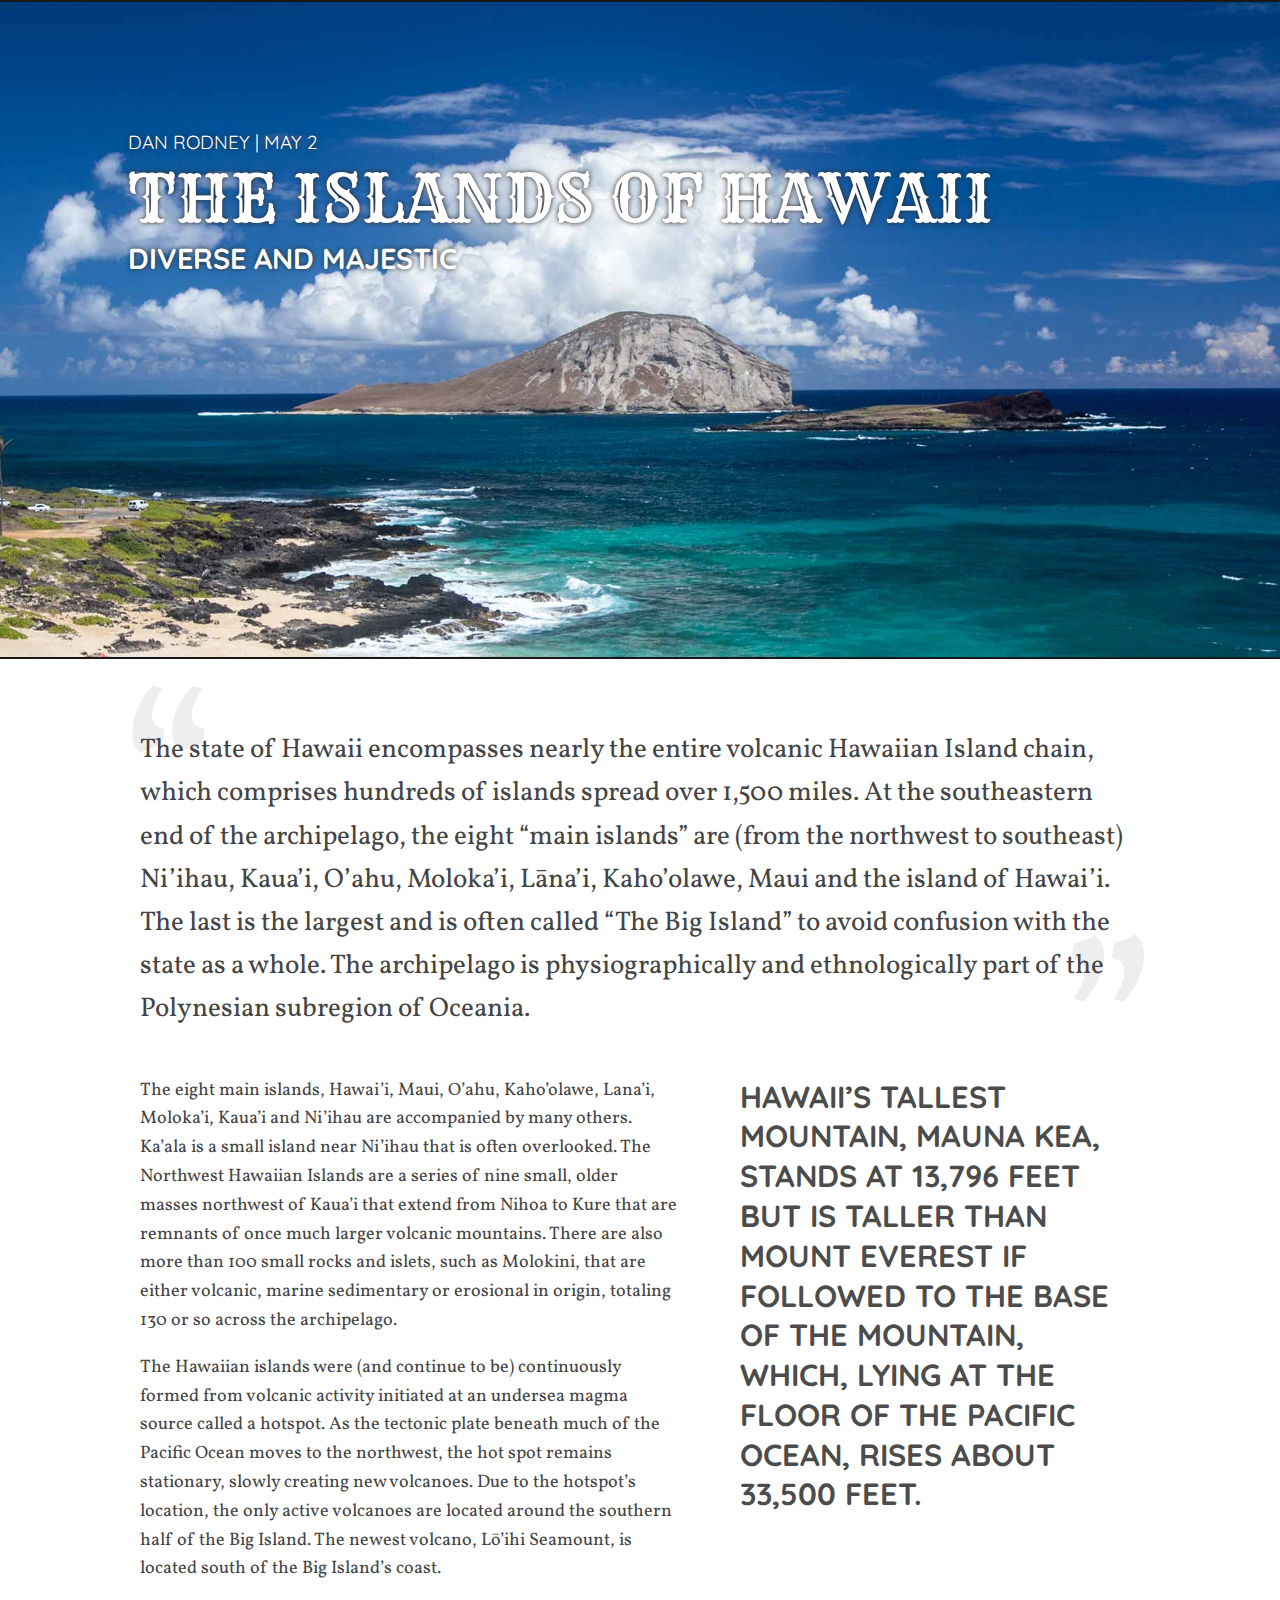
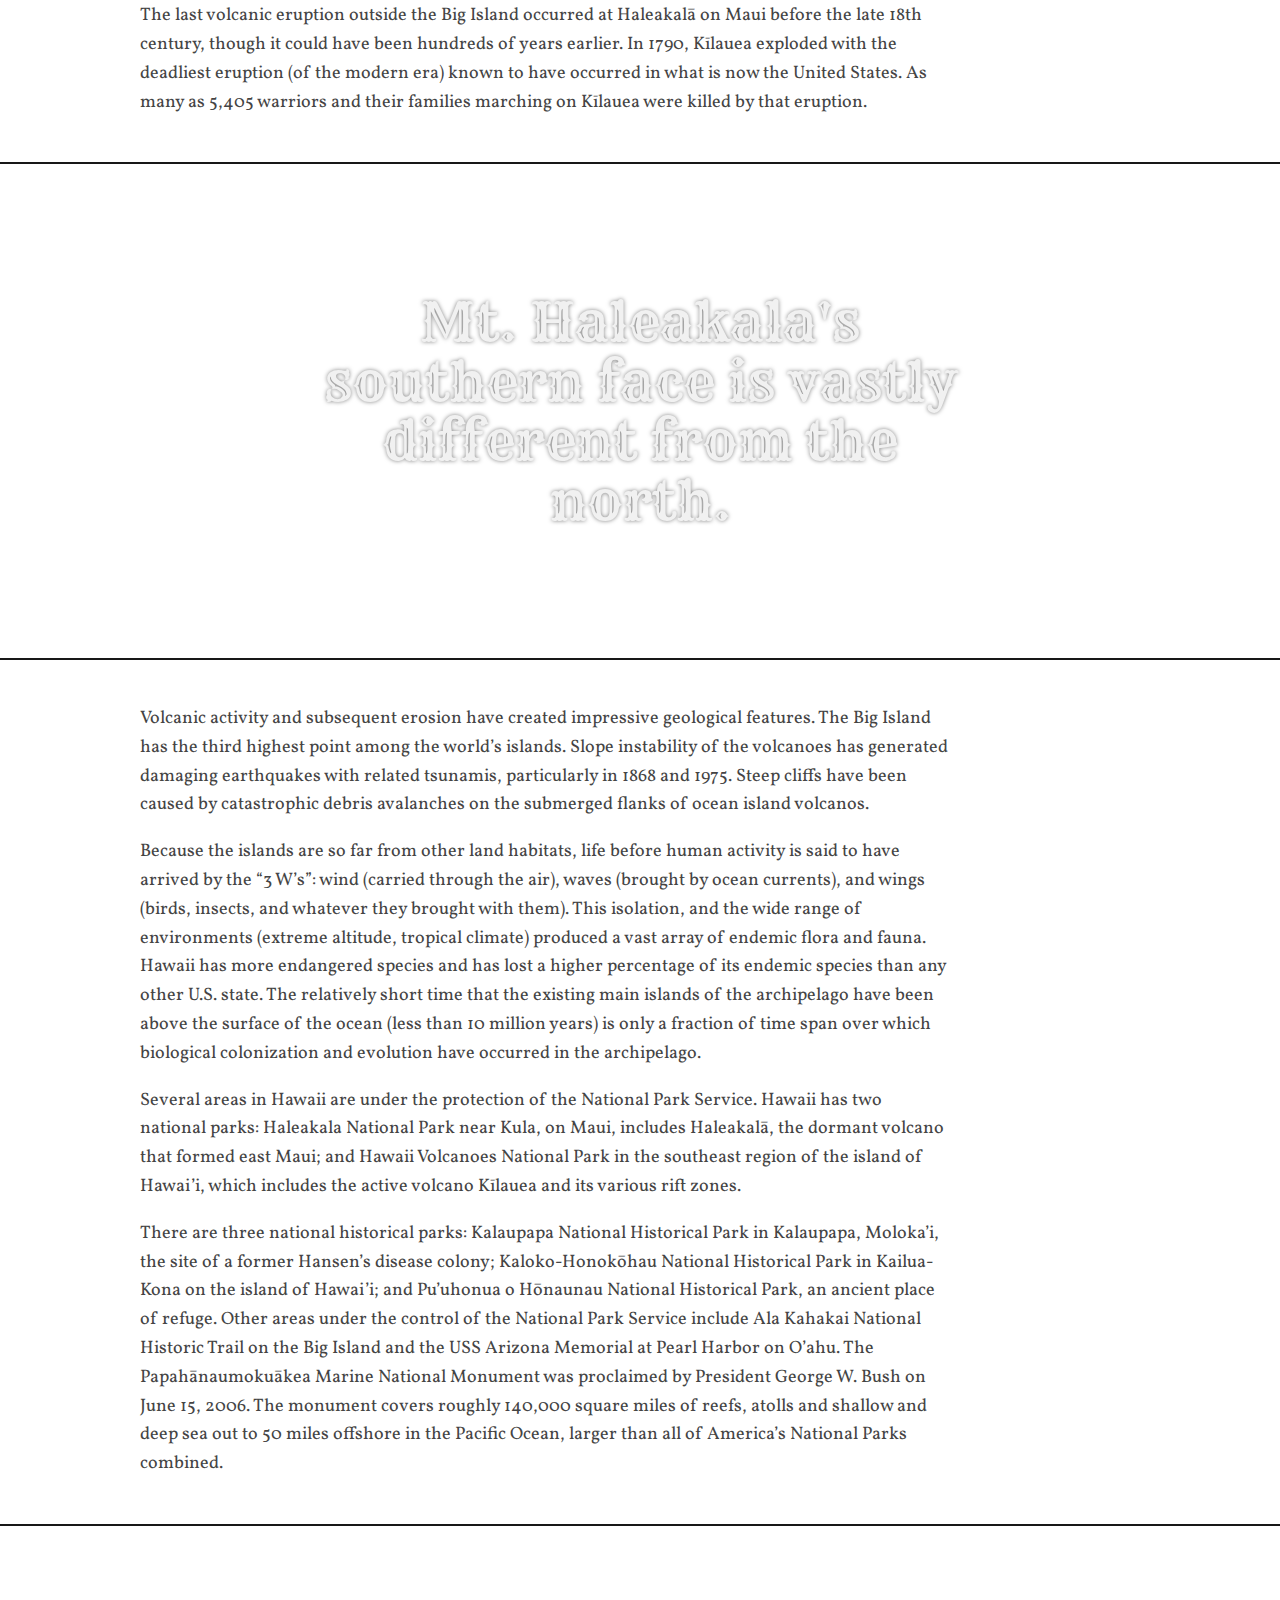
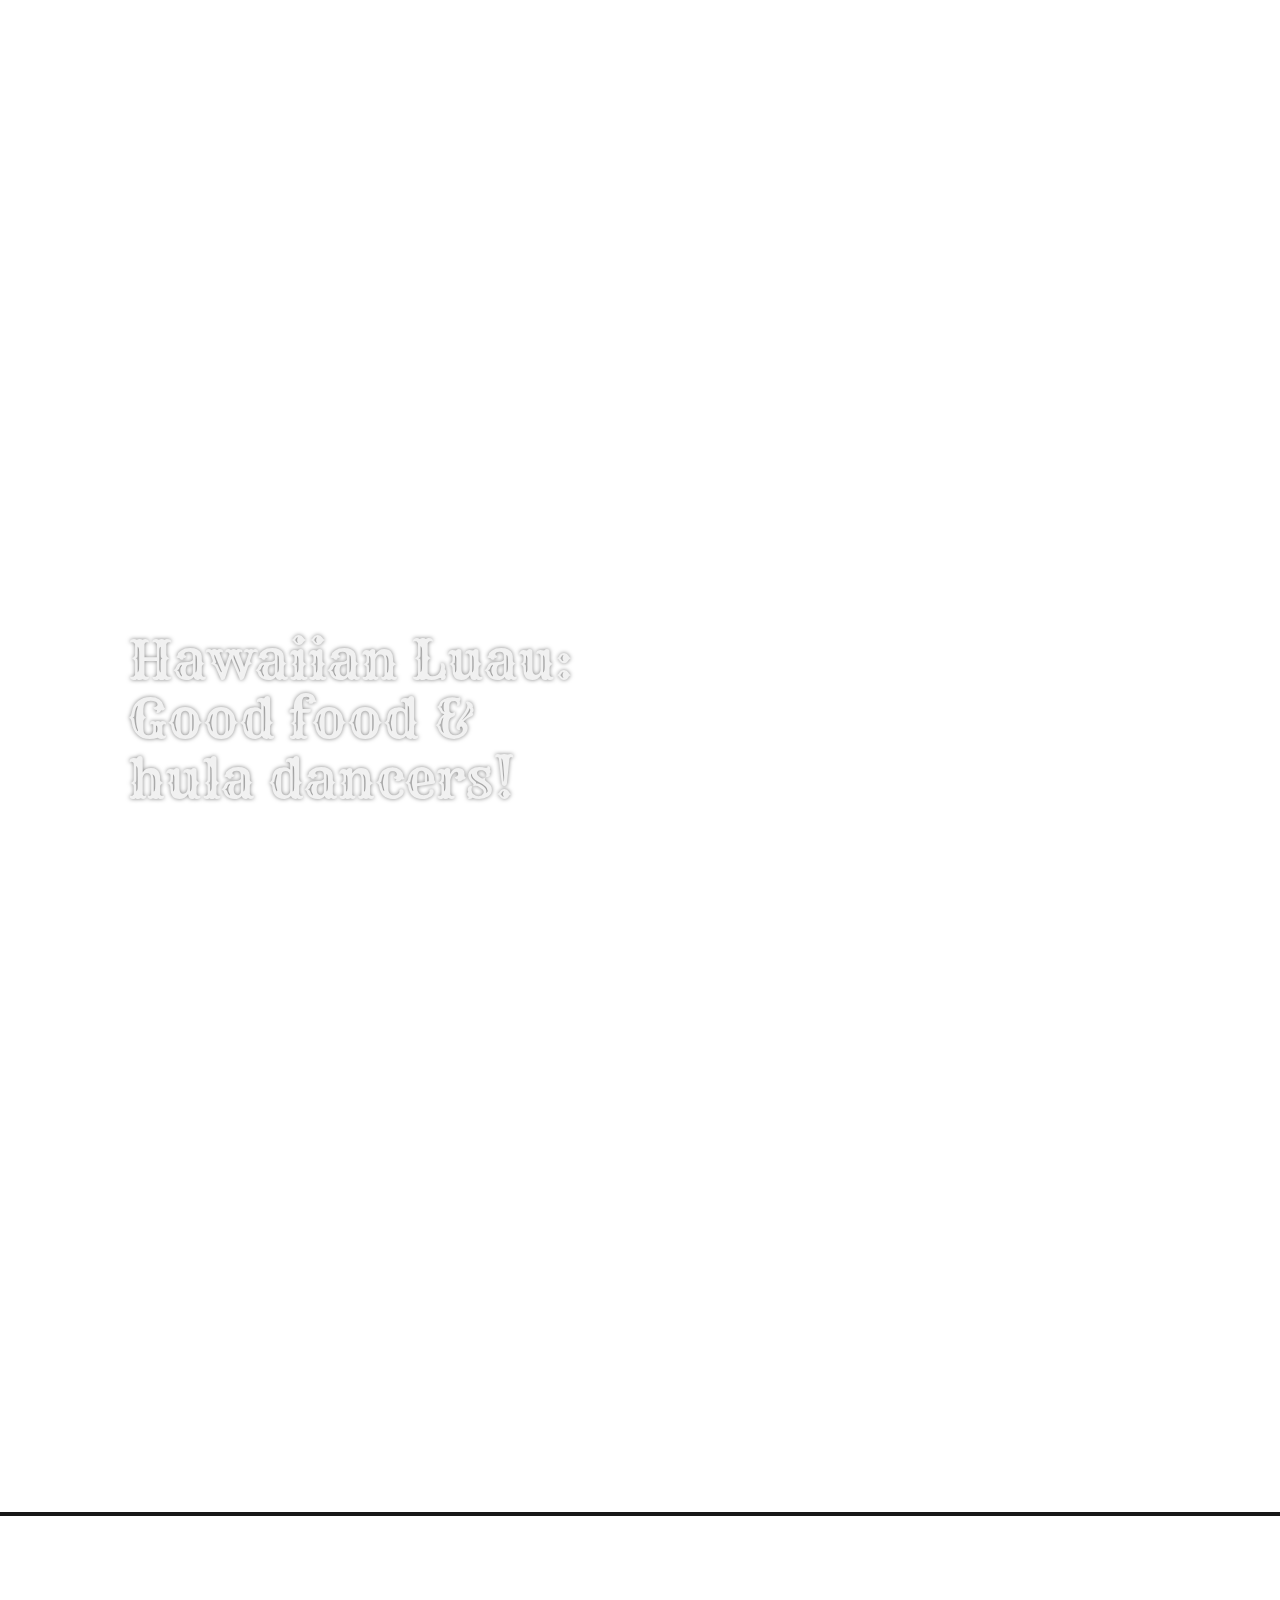
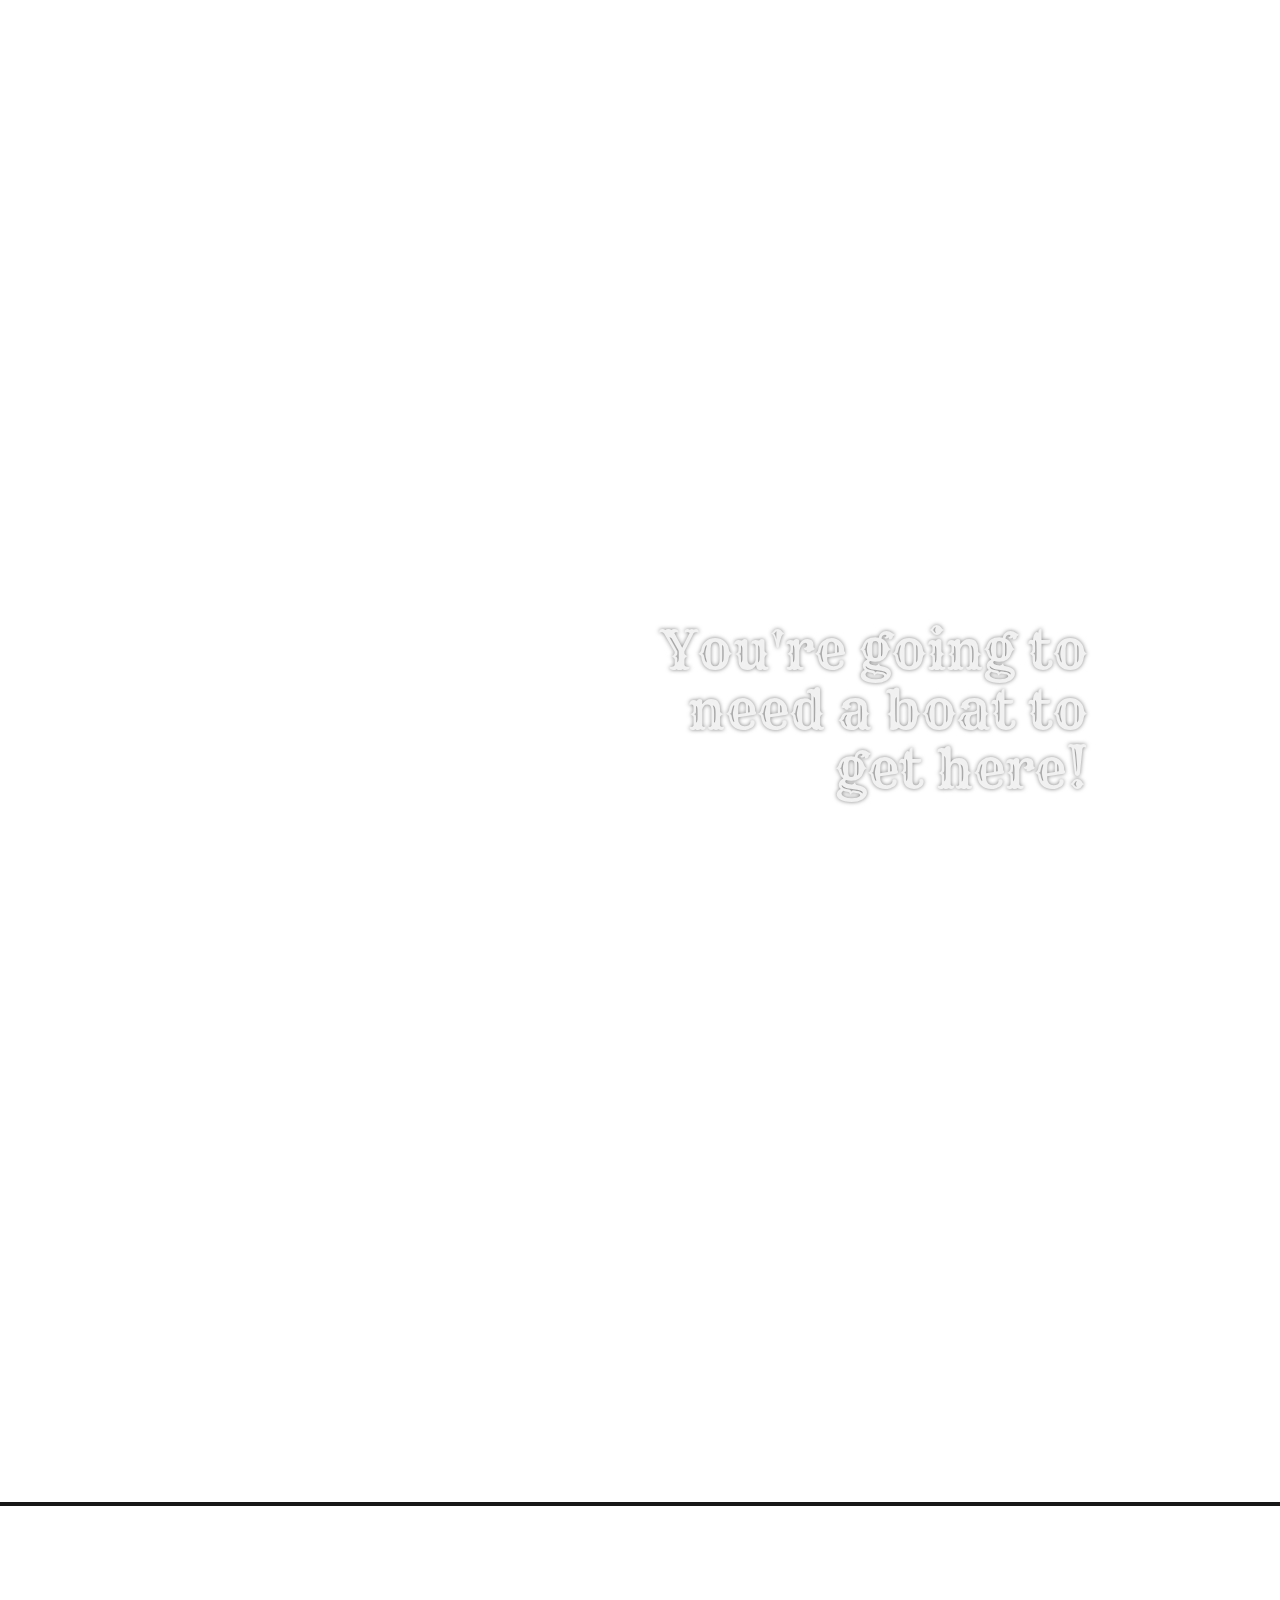
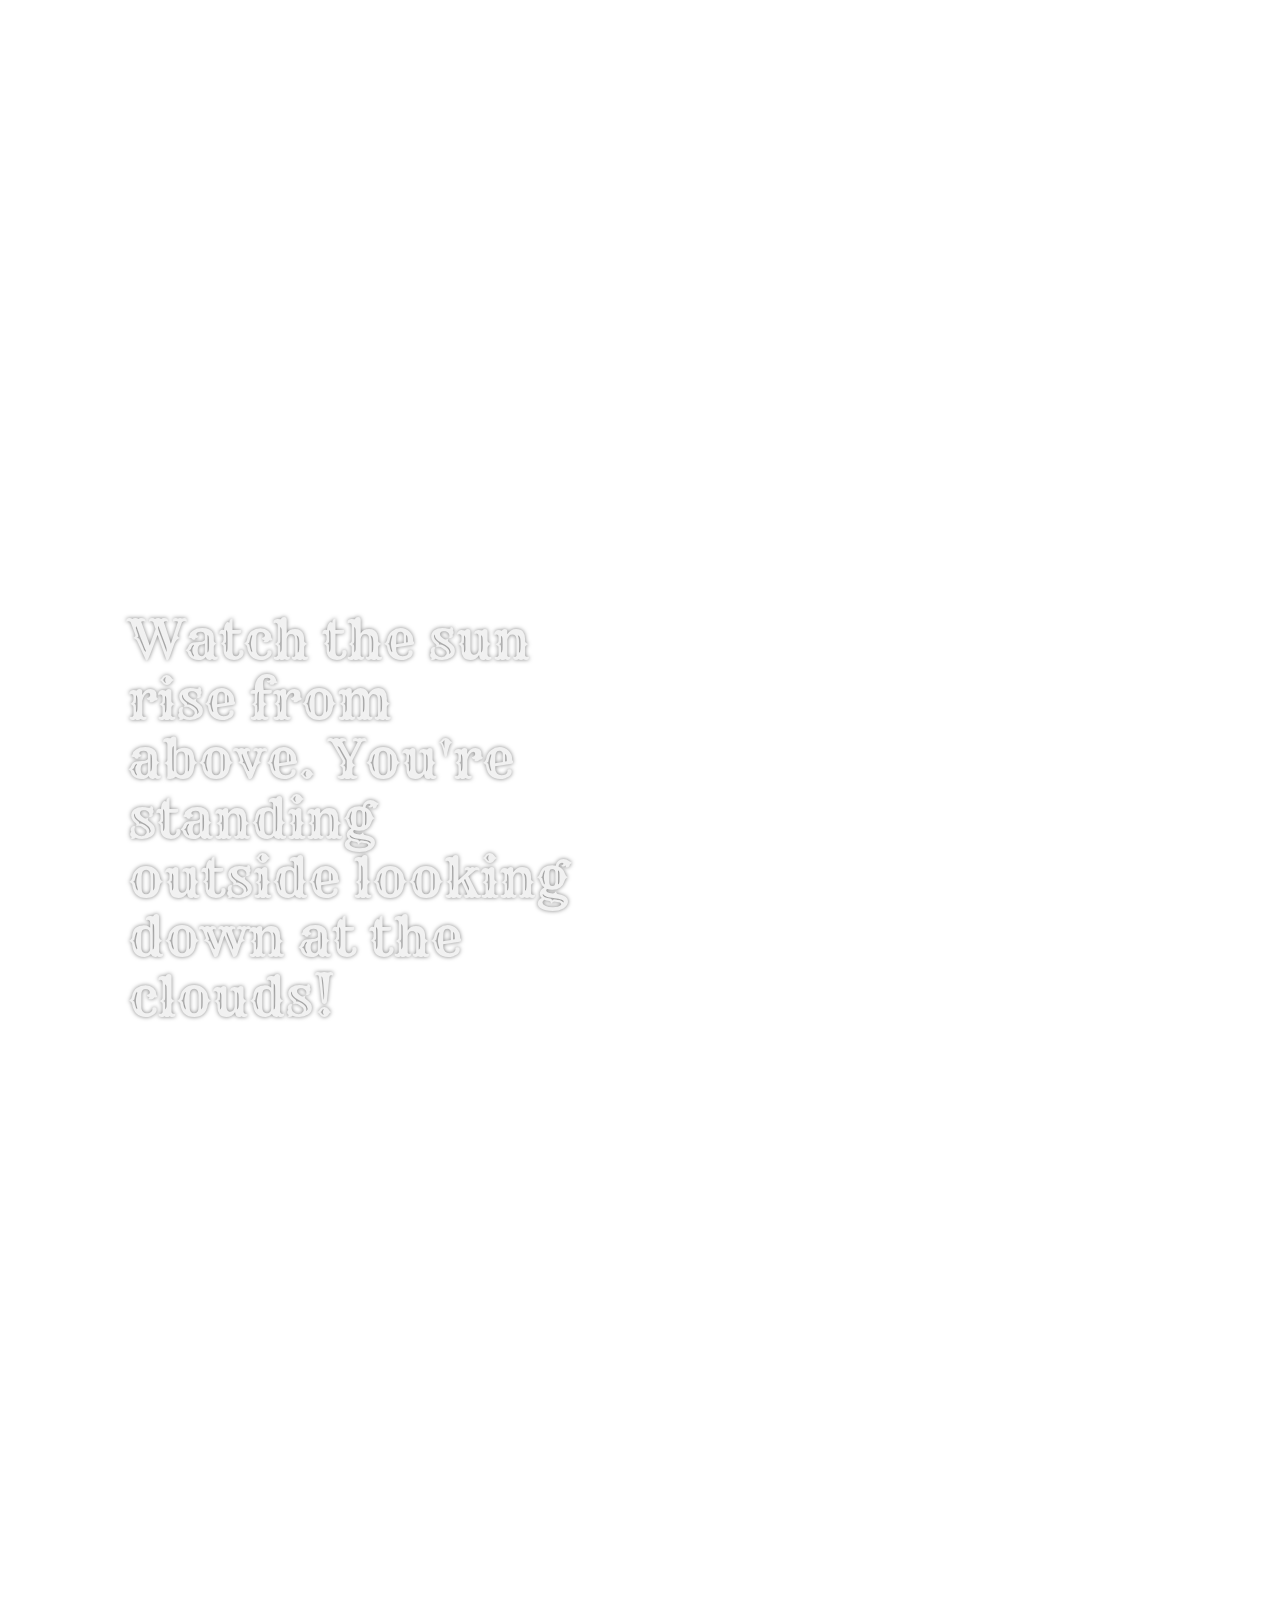
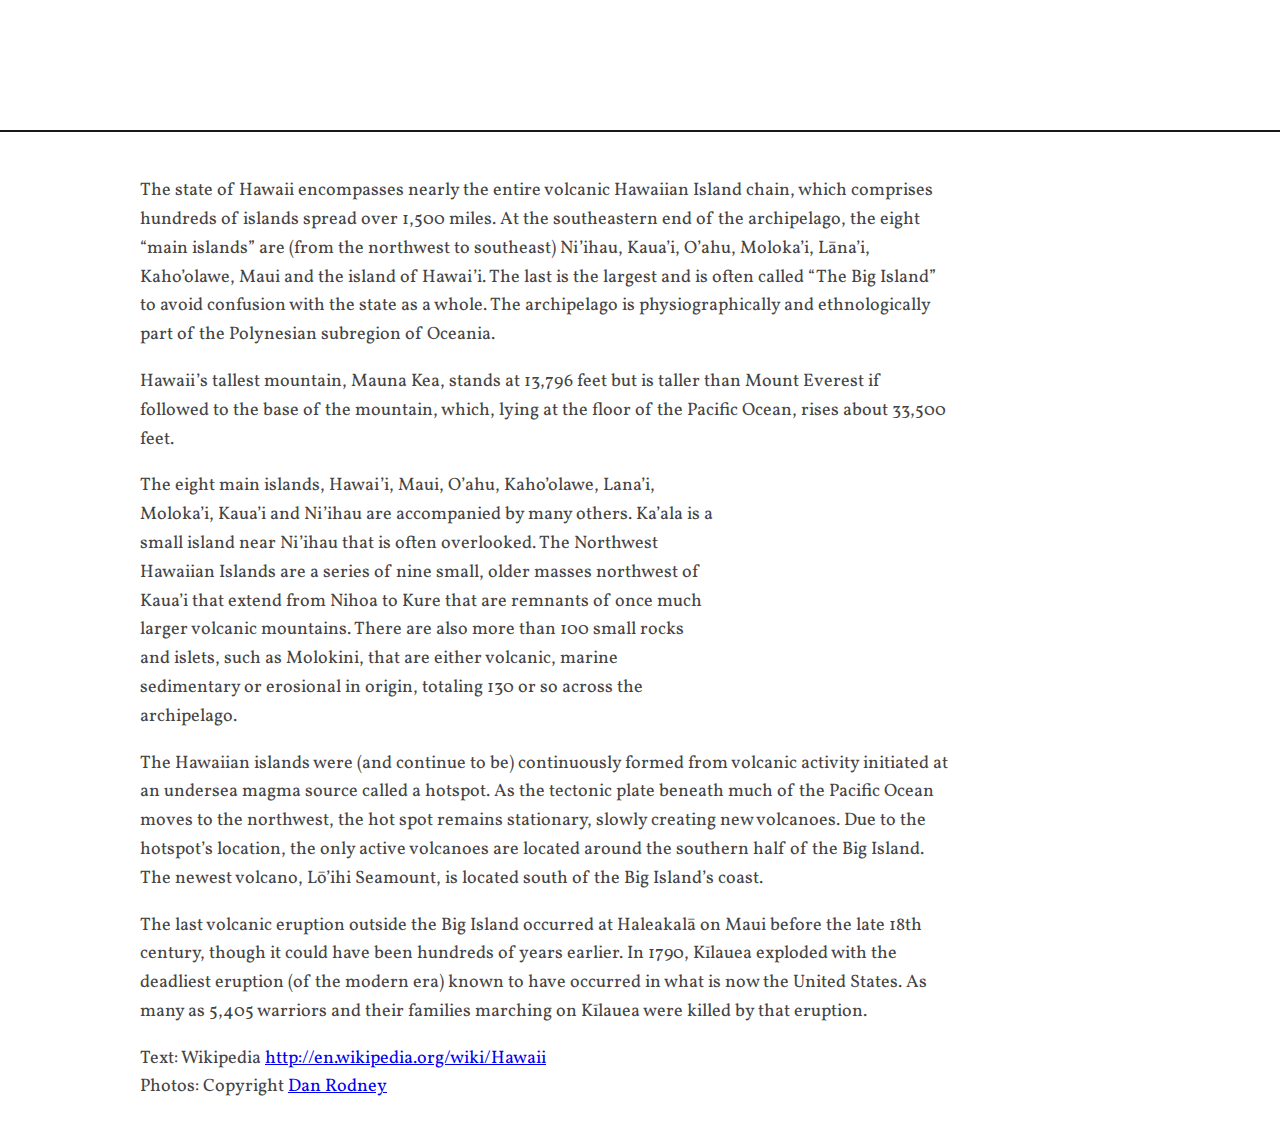
<file: index.html>
<!doctype html>
<html lang="en">
<head>
	<meta charset="UTF-8">
	<meta http-equiv="X-UA-Compatible" content="IE=edge,chrome=1">
	<title>The Islands of Hawaii</title>

	<meta name="viewport" content="width=device-width, initial-scale=1">

	<link href="https://fonts.googleapis.com/css?family=Quicksand:400,700|Rye|Vollkorn" rel="stylesheet">
	<link rel="stylesheet" href="css/style.css">

</head>
<body>
	<script>
		var isMobile = navigator.userAgent.match(/(iPhone|iPod|iPad|Android)/);
		if( isMobile != null ) {
			document.body.className += ' ' + 'mobile';
		}
	</script>
	<div class="page-layout">
		<div class="feature-wrap">
			<div class="photo lead">
				<h3>Dan Rodney | May 2</h3>
				<h1>The Islands of Hawaii</h1>
				<h2>Diverse and Majestic</h2>
			</div>
		</div>
		<div class="main-wrap">

			<p class="intro">
				The state of Hawaii encompasses nearly the entire volcanic Hawaiian Island chain, which comprises hundreds of islands spread over 1,500 miles. At the southeastern end of the archipelago, the eight “main islands” are (from the northwest to southeast) Ni’ihau, Kaua’i, O’ahu, Moloka’i, Lāna’i, Kaho’olawe, Maui and the island of Hawai’i. The last is the largest and is often called “The Big Island” to avoid confusion with the state as a whole. The archipelago is physiographically and ethnologically part of the Polynesian subregion of Oceania.
			</p>

			<p class="callout">
				Hawaii’s tallest mountain, Mauna Kea, stands at 13,796 feet but is taller than Mount Everest if followed to the base of the mountain, which, lying at the floor of the Pacific Ocean, rises about 33,500 feet.
			</p>

			<p>
			   The eight main islands, Hawai’i, Maui, O’ahu, Kaho’olawe, Lana’i, Moloka’i, Kaua’i and Ni’ihau are accompanied by many others. Ka’ala is a small island near Ni’ihau that is often overlooked. The Northwest Hawaiian Islands are a series of nine small, older masses northwest of Kaua’i that extend from Nihoa to Kure that are remnants of once much larger volcanic mountains. There are also more than 100 small rocks and islets, such as Molokini, that are either volcanic, marine sedimentary or erosional in origin, totaling 130 or so across the archipelago.
			</p>

			<p>
				The Hawaiian islands were (and continue to be) continuously formed from volcanic activity initiated at an undersea magma source called a hotspot. As the tectonic plate beneath much of the Pacific Ocean moves to the northwest, the hot spot remains stationary, slowly creating new volcanoes. Due to the hotspot’s location, the only active volcanoes are located around the southern half of the Big Island. The newest volcano, Lō’ihi Seamount, is located south of the Big Island’s coast.
			</p>

			<p>
				The last volcanic eruption outside the Big Island occurred at Haleakalā on Maui before the late 18th century, though it could have been hundreds of years earlier. In 1790, Kīlauea exploded with the deadliest eruption (of the modern era) known to have occurred in what is now the United States. As many as 5,405 warriors and their families marching on Kīlauea were killed by that eruption.
			</p>
		</div>

		<div class="feature-wrap">
			<div class="photo panorama">
				<div class="text">
					Mt. Haleakala's southern face is vastly different from the north.
				</div>
			</div>		
		</div>
		<div class="main-wrap">

			<p>
				Volcanic activity and subsequent erosion have created impressive geological features. The Big Island has the third highest point among the world’s islands. Slope instability of the volcanoes has generated damaging earthquakes with related tsunamis, particularly in 1868 and 1975. Steep cliffs have been caused by catastrophic debris avalanches on the submerged flanks of ocean island volcanos.
			</p>

			<p>
				Because the islands are so far from other land habitats, life before human activity is said to have arrived by the “3 W’s”: wind (carried through the air), waves (brought by ocean currents), and wings (birds, insects, and whatever they brought with them). This isolation, and the wide range of environments (extreme altitude, tropical climate) produced a vast array of endemic flora and fauna. Hawaii has more endangered species and has lost a higher percentage of its endemic species than any other U.S. state. The relatively short time that the existing main islands of the archipelago have been above the surface of the ocean (less than 10 million years) is only a fraction of time span over which biological colonization and evolution have occurred in the archipelago.
			</p>

			<p>
				Several areas in Hawaii are under the protection of the National Park Service. Hawaii has two national parks: Haleakala National Park near Kula, on Maui, includes Haleakalā, the dormant volcano that formed east Maui; and Hawaii Volcanoes National Park in the southeast region of the island of Hawai’i, which includes the active volcano Kīlauea and its various rift zones.
			</p>

			<p>
				There are three national historical parks: Kalaupapa National Historical Park in Kalaupapa, Moloka’i, the site of a former Hansen’s disease colony; Kaloko-Honokōhau National Historical Park in Kailua-Kona on the island of Hawai’i; and Pu’uhonua o Hōnaunau National Historical Park, an ancient place of refuge. Other areas under the control of the National Park Service include Ala Kahakai National Historic Trail on the Big Island and the USS Arizona Memorial at Pearl Harbor on O’ahu. The Papahānaumokuākea Marine National Monument was proclaimed by President George W. Bush on June 15, 2006. The monument covers roughly 140,000 square miles of reefs, atolls and shallow and deep sea out to 50 miles offshore in the Pacific Ocean, larger than all of America’s National Parks combined.
			</p>
		</div>
		
		<div class="feature-wrap">
			<div class="photo stack stack-one">
				<div class="text left">
					Hawaiian Luau: Good food & hula dancers!
				</div>
			</div>
		</div>
		<div class="feature-wrap">
			<div class="photo stack stack-two">
				<div class="text right">
					You're going to need a boat to get here!
				</div>
			</div>
		</div>
		<div class="feature-wrap">
			<div class="photo stack stack-three">
				<div class="text left">
					Watch the sun rise from above. You're standing outside looking down at the clouds!
				</div>
			</div>
		</div>

		<div class="main-wrap">

			<p>
				The state of Hawaii encompasses nearly the entire volcanic Hawaiian Island chain, which comprises hundreds of islands spread over 1,500 miles. At the southeastern end of the archipelago, the eight “main islands” are (from the northwest to southeast) Ni’ihau, Kaua’i, O’ahu, Moloka’i, Lāna’i, Kaho’olawe, Maui and the island of Hawai’i. The last is the largest and is often called “The Big Island” to avoid confusion with the state as a whole. The archipelago is physiographically and ethnologically part of the Polynesian subregion of Oceania.
			</p>

			<p>
				Hawaii’s tallest mountain, Mauna Kea, stands at 13,796 feet but is taller than Mount Everest if followed to the base of the mountain, which, lying at the floor of the Pacific Ocean, rises about 33,500 feet.
			</p>
			<div class="zoom">
				<div class="video-wrap">
					<iframe width="560" height="315" src="https://www.youtube.com/embed/G0K9Ht0N_as?rel=0" frameborder="0" allowfullscreen></iframe>
				</div>
			</div>
			<p>
			   The eight main islands, Hawai’i, Maui, O’ahu, Kaho’olawe, Lana’i, Moloka’i, Kaua’i and Ni’ihau are accompanied by many others. Ka’ala is a small island near Ni’ihau that is often overlooked. The Northwest Hawaiian Islands are a series of nine small, older masses northwest of Kaua’i that extend from Nihoa to Kure that are remnants of once much larger volcanic mountains. There are also more than 100 small rocks and islets, such as Molokini, that are either volcanic, marine sedimentary or erosional in origin, totaling 130 or so across the archipelago.
			</p>

			<p>
				The Hawaiian islands were (and continue to be) continuously formed from volcanic activity initiated at an undersea magma source called a hotspot. As the tectonic plate beneath much of the Pacific Ocean moves to the northwest, the hot spot remains stationary, slowly creating new volcanoes. Due to the hotspot’s location, the only active volcanoes are located around the southern half of the Big Island. The newest volcano, Lō’ihi Seamount, is located south of the Big Island’s coast.
			</p>

			<p>
				The last volcanic eruption outside the Big Island occurred at Haleakalā on Maui before the late 18th century, though it could have been hundreds of years earlier. In 1790, Kīlauea exploded with the deadliest eruption (of the modern era) known to have occurred in what is now the United States. As many as 5,405 warriors and their families marching on Kīlauea were killed by that eruption.
			</p>

			<p>
				Text: Wikipedia <a href="http://en.wikipedia.org/wiki/Hawaii" target="_blank">http://en.wikipedia.org/wiki/Hawaii</a>
				<br>
				Photos: Copyright <a href="https://www.danrodney.com" target="_blank">Dan Rodney</a>
			</p>

		</div>

	</div>

</body>
</html>
</file>
<file: css/style.css>
html {
	font-size: 18px;
}
body {
	margin: 0;
}
h1,
h2,
h3 {
	color: #fff;
	text-shadow: 0 0 5px #292929;
}
p {
	max-width: 45em;
	margin-bottom: 15px;
	line-height: 1.6em;
	color: #444;
}
.page-layout {
	overflow: hidden;
}
.main-wrap {
	max-width: 1000px;
	margin: 45px auto;
	padding: 0 15px;
	font-family: 'Vollkorn', Georgia, serif;
}
.feature-wrap {
	border-top: 2px solid #181818;
	border-bottom: 2px solid #181818;
}
.lead h1 {
	font-family: 'Rye', cursive;
	font-weight: 400;
	font-size: 3.6em;
	line-height: 1em;
	text-transform: uppercase;
	margin: 1% 10% 0 10%;
}
.lead h2 {
	font-family: 'Quicksand', sans-serif;
	font-size: 1.6em;
	line-height: 1em;
	text-transform: uppercase;
	margin: 1% 10% 0 10%;
}
.lead h3 {
	font-family: 'Quicksand', sans-serif;
	font-weight: 400;
	font-size: 1.05em;
	text-transform: uppercase;
	margin: 0 10%;
}
.intro {
	font-size: 1.5em;
	max-width: none;
	margin: 70px 0 45px 0;
	position: relative;
}
.intro:before,
.intro:after {
	font-size: 10em;
	position: absolute;
	color: #eee;
	z-index: -1;
}
.intro:before {
	content: '“';
	left: -24px;
	top: 60px;
}
.intro:after {
	content: '”';
	right: -20px;
	bottom: -50px;
}
.callout {
	width: 40%;
	float: right;
	margin: 0 0 1em 2em;
	font-size: 1.7em;
	line-height: 1.3em;
	font-family: 'Quicksand', sans-serif;
	font-weight: 700;
	text-transform: uppercase;
	color: #4c4c4c;
}
.feature-wrap .lead {
	padding: 10% 0 30% 0;
	background-image: url(../img/lead.jpg);
}
.feature-wrap .photo {
	background-repeat: no-repeat;
	background-position: center;
	background-size: cover;
	background-attachment: fixed;
}
.mobile .feature-wrap .photo {
	background-attachment: scroll;
}
.feature-wrap .panorama {
	padding: 10% 0;
	background-image: url(../img/panorama.jpg);
	-webkit-animation: moving-bg 20s linear infinite alternate;
	animation: moving-bg 20s linear infinite alternate;
}
.feature-wrap .stack {
	padding: 55% 0;
}
.feature-wrap .stack-one {
	background-image: url(../img/luau.jpg);
}
.feature-wrap .stack-two {
	background-image: url(../img/coast.jpg);
}
.feature-wrap .stack-three {
	background-image: url(../img/clouds.jpg);
}
.feature-wrap .text {
	font-family: 'Rye', sans-serif;
	font-size: 3em;
	line-height: 1.1em;
	color: #f1f1f1;
	text-align: center;
	margin: 0 25%;
	text-shadow: 0 0 4px rgba(0,0,0, 0.5);
}
.feature-wrap .stack .text {
	width: 35%;
}
.feature-wrap .stack .text.left {
	text-align: left;
	margin: 0 0 0 10%;
}
.feature-wrap .stack .text.right {
	text-align: right;
	margin: 0 0 0 50%;
}
.zoom {
	float: right;
	width: 40%;
	margin: 7px 20px 15px 7px;
	-webkit-transition: all 0.4s ease-in-out;
	transition: all 0.4s ease-in-out;
}
.zoom:hover {
	width: 100%;
	margin: 15px 0;
}
.video-wrap{
	padding-top: 56.25%;
	position: relative;
}
.video-wrap iframe {
	position: absolute;
	top: 0;
	left: 0;
	width: 100%;
	height: 100%;
}
@media (max-width: 1024px){
	.feature-wrap .text {
		font-size: 2em;
	}
	.feature-wrap .panorama {
		padding: 15% 0;
	}
	.zoom, .zoom:hover {
		width: 100%;
		margin: 0 0 25px 0;
	}
}
@media (max-width: 850px) {
	.feature-wrap .text {
		font-size: 1.5em;
		margin: 0 5%;
	}
	.feature-wrap .panorama {
		padding: 20% 0;
	}
	.feature-wrap .stack .text,
	.feature-wrap .stack .text.right,
	.feature-wrap .stack .text.left {
		width: auto;
		margin: 0 5%;
		font-size: 3.5em;
		text-align: center;
	}
}
@media (max-width: 600px) {
	.feature-wrap .photo {
		background-attachment: scroll;
	}
	.callout {
		float: none;
		margin: 0;
		width: auto;
	}
	.feature-wrap .stack .text,
	.feature-wrap .stack .text.right,
	.feature-wrap .stack .text.left {
		font-size: 2.5em;
	}
}
@-webkit-keyframes moving-bg{
	0% {
		background-position: 0 0 ;
	}
	100% {
		background-position: 100% 0;
	}
}
@keyframes moving-bg{
	0% {
		background-position: 0 0 ;
	}
	100% {
		background-position: 100% 0;
	}
}
</file>
